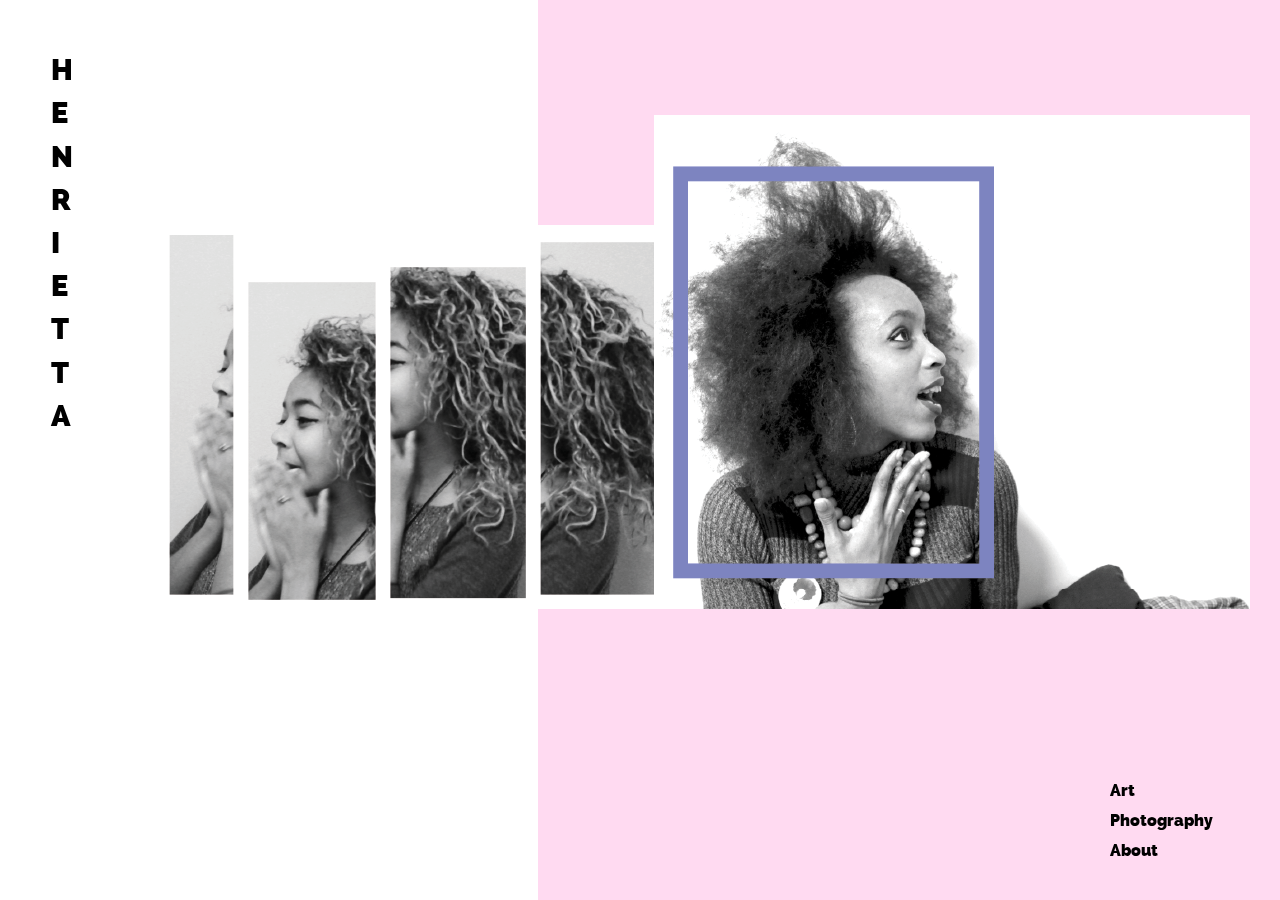
<file: index.html>
<!DOCTYPE html>
<html class = "page-home">
	<head>
		<meta charset="utf-8"> 
        <title>Henrietta</title>
        <link rel="stylesheet" type="text/css" href="styles/styles.css">
        <meta name="viewport" content="initial-scale=1">
    </head>
    <body class="daBody">
        <div id ="container">
          <div class="background"></div>
        	   <main>
              <div class="front-images">
                 <figure class="fp-images">
                      <a href="photography/"><img class="fp-image one" alt="This is a picture from my portfolio." src="images/hairagain1t.png"/></a>
                      <a href="photography/"><img class="fp-image two" alt="This is a picture from my portfolio." src="images/hairagain4t.png"/></a>
                </figure>
              </div>
            </main>
               <nav class="top-nav">
                  <h1 class="name"><a href="./">H e n r i e t t a</a></h1>
              </nav>
              <nav class="b-nav">
                 <ul class="b-nav-list">
                      <li><a class ="b-nav-item" href="art/">Art</a></li>
                      <li><a class ="b-nav-item" href="photography/">Photography</a></li>
                      <li><a class ="b-nav-item" href="about/">About</a></li>
                 </ul>
              </nav>
        </div>
    </body>
         <script src="scripts/main.js"></script>

 </html>
</file>
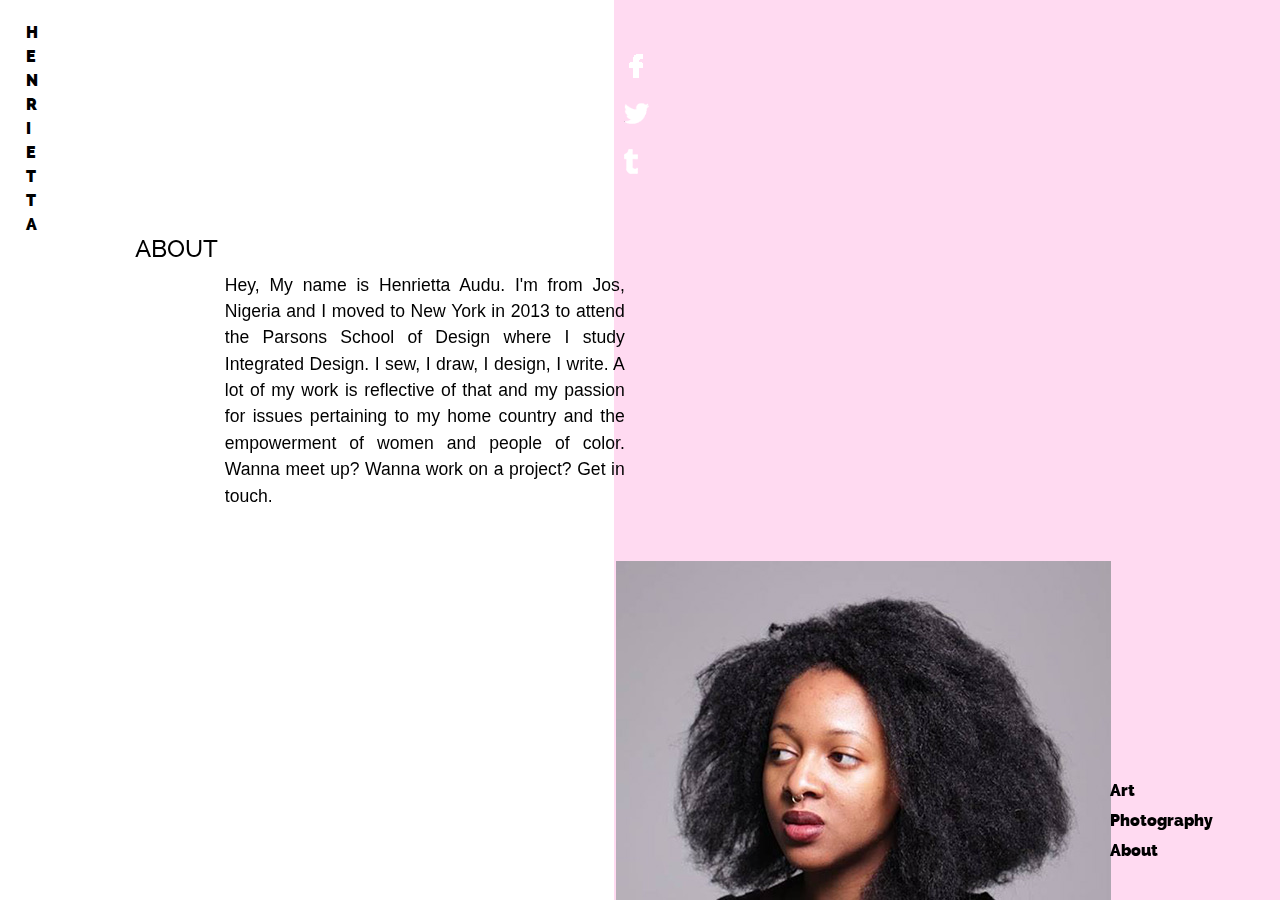
<file: about/index.html>
<!DOCTYPE html>
<html class = "page-about">
    <head>
        <meta charset="utf-8"> 
        <title>Henrietta</title>
        <link rel="stylesheet" type="text/css" href="../styles/styles.css">
        <meta name="viewport" content="initial-scale=1">
    </head>
    <body class="daBody">
        <div id="container ap">
            <div class="background ap"></div>
           <main>
                <section class="my-info">
                    <article class="about">
                        <h2 class="aboutt">About</h2>
                        <p class="about-par">
                           Hey, My name is Henrietta Audu. I'm from Jos, Nigeria and I moved to New York in 2013 to attend the Parsons School of Design where I study Integrated Design. I sew, I draw, I design, I write. A lot of my work is reflective of that and my passion for issues pertaining to my home country and the empowerment of women and people of color. Wanna meet up? Wanna work on a project? Get in touch.
                        </p>
                    </article>
                        <article class="contact">
                        <nav class="social-nav info">
                            <ul class="soc-nav">
                                <li><a href="https://www.facebook.com/henrietta.audu" target="blank" title="Facebook"> <img class="soc-icon"  width="24" height="24" src="../images/facebook55.png"/></a></li>
                                <li><a href="https://twitter.com/henriettaudu" target="blank" title="Linkedin"> <img class="soc-icon" width="25" height="25" src="../images/twitter13.png" /></a></li>
                                <li><a href="http://www.henriettaudu.tumblr.com/" target="blank" title="Twitter"> <img class="soc-icon" width="14" height="25" src="../images/logotype1.png"/></a></li>
                            </ul>
                        </nav>
                    </article>
                </section>
           </main>
             <nav class="top-nav">
                  <h1 class="name op"><a href="../">H e n r i e t t a</a></h1>
              </nav>
            <figure>
                <img class="my-photo" src ="../images/fp.jpg"/>
            </figure>
             <nav class="b-nav otherp">
                 <ul class="b-nav-list otherp">
                      <li><a class ="b-nav-item" href="../art/">Art</a></li>
                      <li><a class ="b-nav-item" href="../photography/">Photography</a></li>
                      <li><a class ="b-nav-item" href="./">About</a></li>
                 </ul>
            </nav>
        </div>
    </body>
        <script src="http://ajax.googleapis.com/ajax/libs/jquery/1.11.2/jquery.min.js"></script>
        <script src="../scripts/about.js"></script>
 </html>
</file>
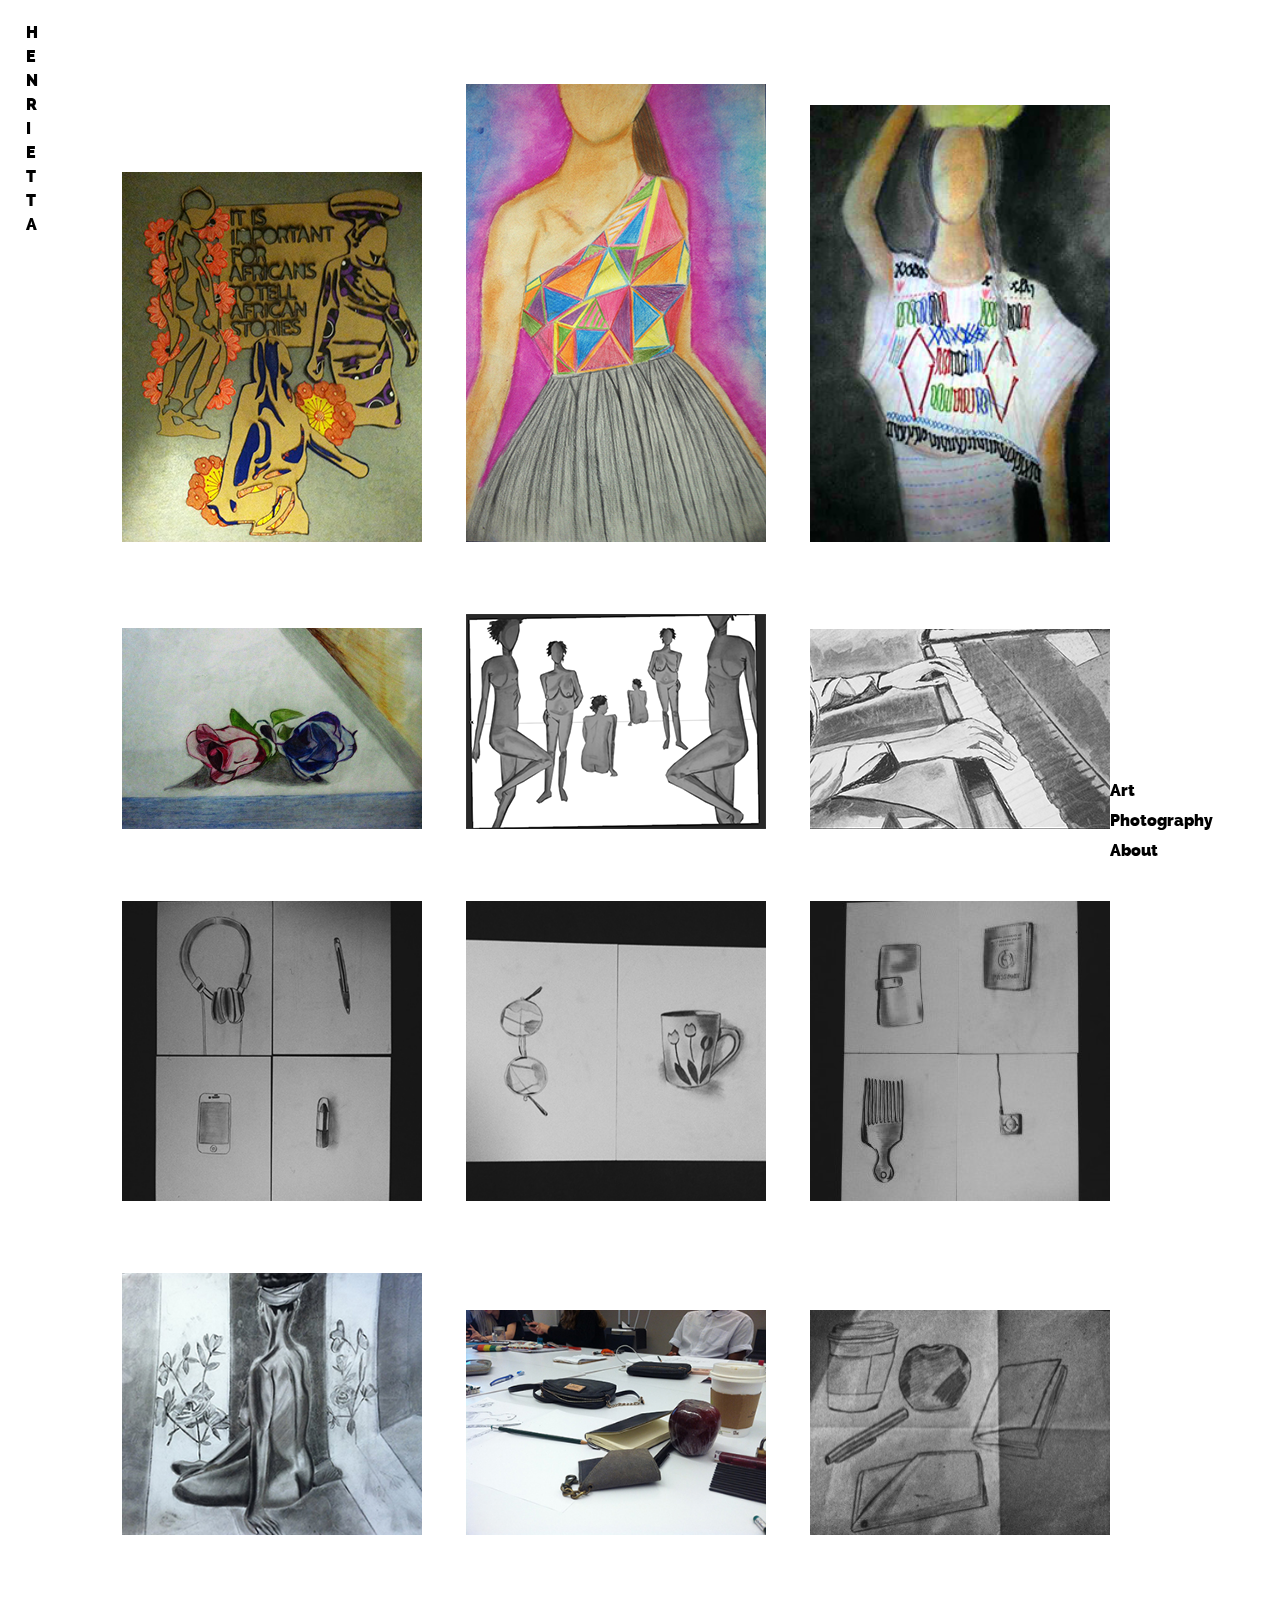
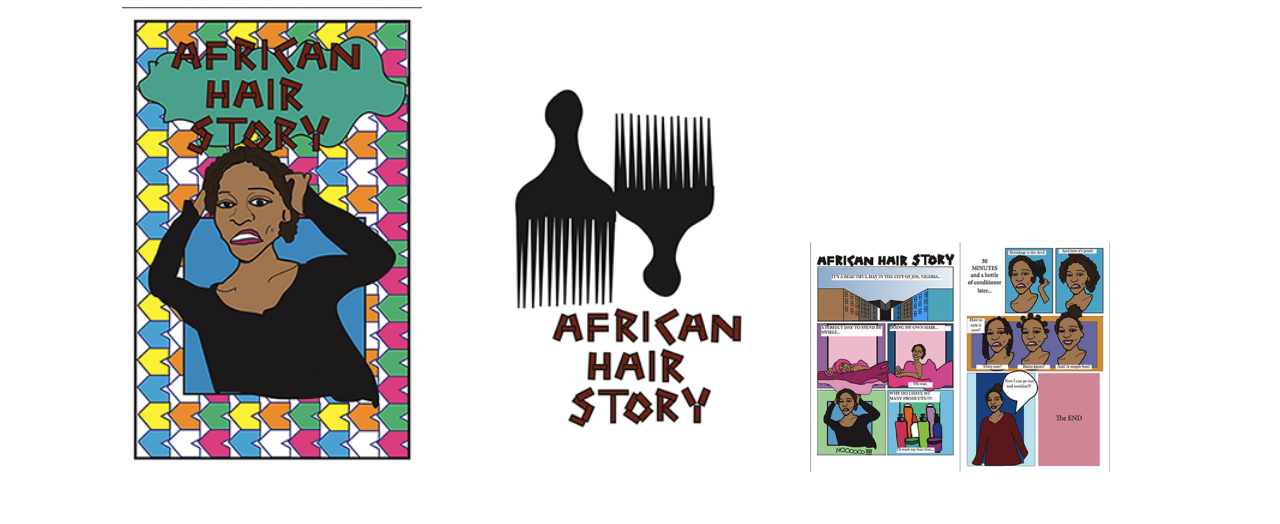
<file: art/index.html>
<!DOCTYPE html>
<html class = "page-home">
    <head>
        <meta charset="utf-8"> 
        <title>Henrietta</title>
        <link rel="stylesheet" type="text/css" href="../styles/styles.css">
        <meta name="viewport" content="initial-scale=1">
    </head>
    <body class="daBody galleryp">
        <div id = "container">
           <nav class="b-nav galleryp">
                 <ul class="b-nav-list galleryp">
                      <li><a class ="b-nav-item galleryp" href="./">Art</a></li>
                      <li><a class ="b-nav-item galleryp" href="../photography/">Photography</a></li>
                      <li><a class ="b-nav-item galleryp" href="../about/">About</a></li>
                 </ul>
            </nav>
           <main>
            <div id="gallery">
                <section class="row">
                  <img class="gallery-image"  src="../images/africans.jpg"/>
                  <img class="gallery-image" src="../images/art3.jpg"/>
                  <img class="gallery-image" id="image3" src="../images/art4.jpg"/>
                <section class="row">
                   <img class="gallery-image"  src="../images/art5.jpg"/>
                    <img class="gallery-image" src="../images/art1.png"/>
                    <img class="gallery-image" src="../images/art2.png"/>
                </section>
                  <section class="row">
                   <img class="gallery-image"  src="../images/meaning1.jpg"/>
                   <img class="gallery-image"  src="../images/meaning2.jpg"/>
                   <img class="gallery-image"  src="../images/meaning3.jpg"/>
                </section>
                 <section class="row">
                    <img class="gallery-image"  src="../images/charcoal.jpg"/>
                   <img class="gallery-image"  src="../images/inyourbag.jpg"/>
                    <img class="gallery-image"  src="../images/inyourbag2.jpg"/>
                </section>
                <section class="row">
                    <img class="gallery-image"  src="../images/hair.png"/>
                    <img class="gallery-image" src="../images/hair3.png"/>
                    <img class="gallery-image" src="../images/hair2.png"/>
                </section>
            </div>
         </main>
         <header>
            <nav class="top-nav">
                  <h1 class="name op"><a href="../">H e n r i e t t a</a></h1>
            </nav>
          </header>
        </div>
    </body>
    <script src="../scripts/gallery.js"></script>
 </html>
</file>
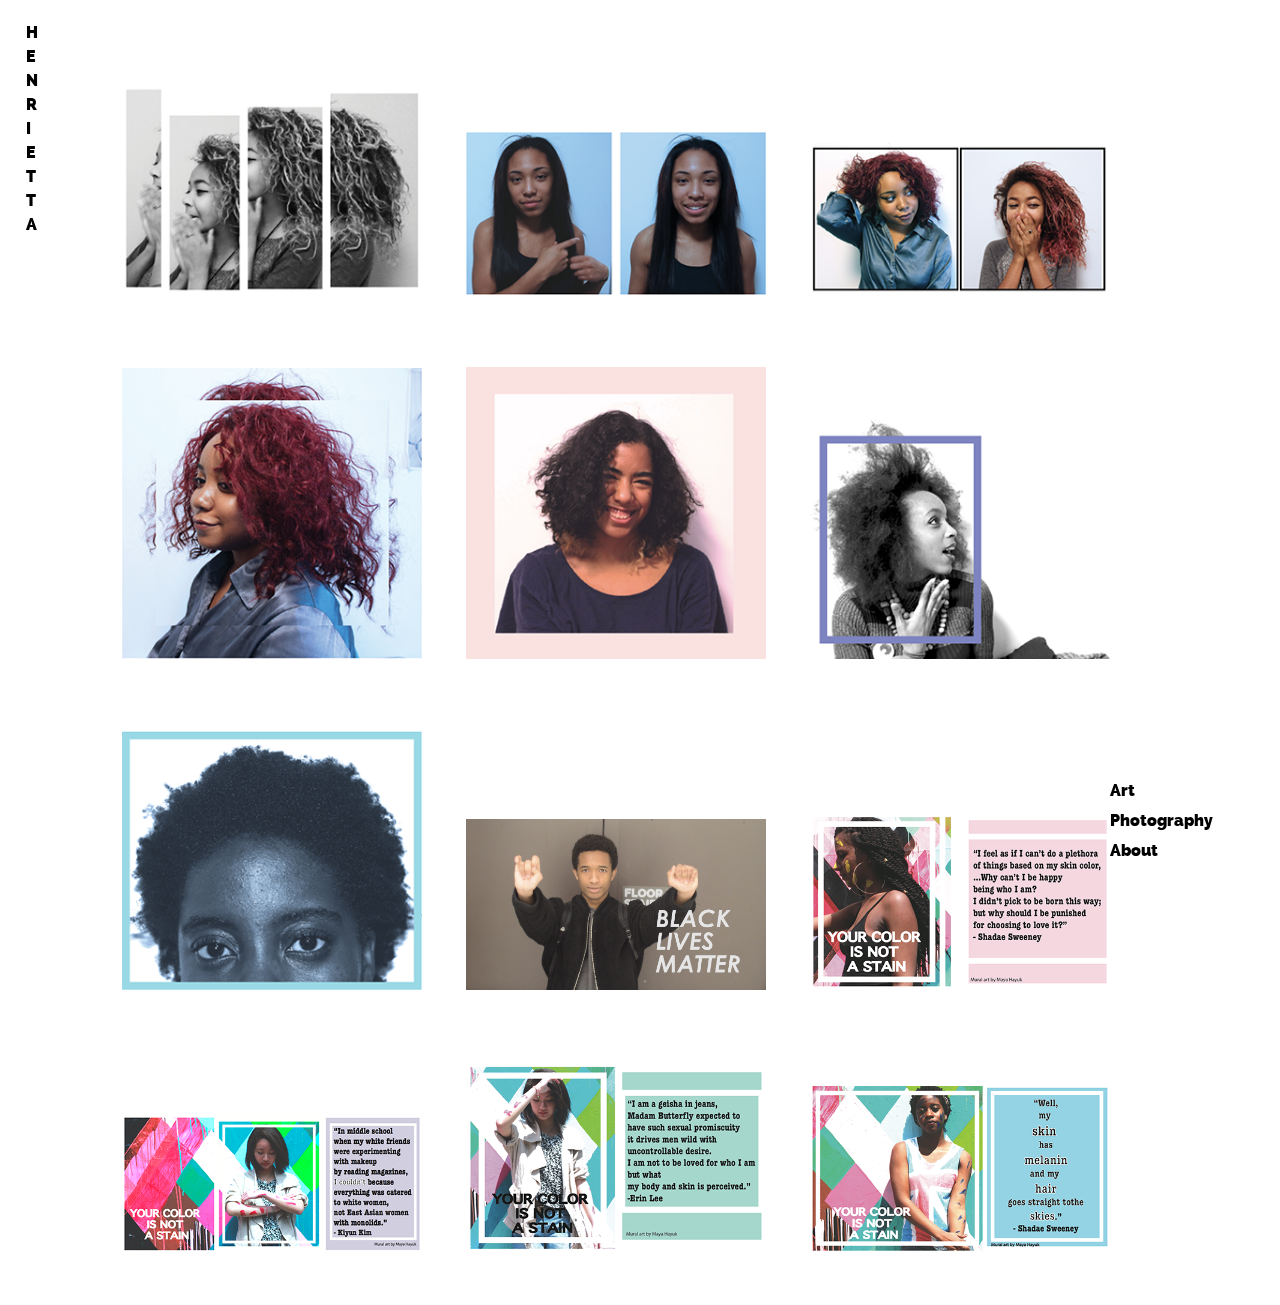
<file: photography/index.html>
<!DOCTYPE html>
<html class = "page-home">
    <head>
        <meta charset="utf-8"> 
        <title>Henrietta</title>
        <link rel="stylesheet" type="text/css" href="../styles/styles.css">
        <meta name="viewport" content="initial-scale=1">
    </head>
    <body class="daBody galleryp">
        <div id = "container">
            <nav class="b-nav galleryp">
                 <ul class="b-nav-list galleryp">
                      <li><a class ="b-nav-item galleryp" href="../art/">Art</a></li>
                      <li><a class ="b-nav-item galleryp" href="/">Photography</a></li>
                      <li><a class ="b-nav-item galleryp" href="../about/">About</a></li>
                 </ul>
            </nav>
           <main>
            <div id="gallery">
                    <section class="row">
                       <img class="gallery-image" src="../images/hairagain1.png"/>
                       <img class="gallery-image" src="../images/hairagain3.png"/>
                       <img class="gallery-image" src="../images/hairagain7.png"/>
                    </section>
                    <section class="row">
                        <img class="gallery-image" src="../images/hairagain6.png"/>
                        <img class="gallery-image" src="../images/hairagain5.png"/>
                        <img class="gallery-image" src="../images/hairagain4.png"/>
                    </section>
                    <section class="row">
                        <img class="gallery-image" src="../images/hairagain2.png"/>
                        <img class="gallery-image" src="../images/blacklives.png"/>
                        <img class="gallery-image" src="../images/color1.png"/>
                    </section>
                    <section class="row">
                        <img class="gallery-image" src="../images/color2.png"/>
                        <img class="gallery-image" src="../images/color4.png"/>
                        <img class="gallery-image" src="../images/color3.png"/>
                    </section>
            </div>
         </main>
            <nav class="top-nav">
                  <h1 class="name op"><a href="../">H e n r i e t t a</a></h1>
              </nav>
        </div>
        <script src="../scripts/gallery.js"></script>
    </body>
</file>
<file: styles/styles.css>
@font-face {
    font-family: 'ralewaymedium';
    src: url('../fonts/raleway-medium-webfont.eot');
    src: url('../fonts/raleway-medium-webfont.eot?#iefix') format('embedded-opentype'),
         url('../fonts/raleway-medium-webfont.woff2') format('woff2'),
         url('../fonts/raleway-medium-webfont.woff') format('woff'),
         url('../fonts/raleway-medium-webfont.ttf') format('truetype'),
         url('../fonts/raleway-medium-webfont.svg#ralewaymedium') format('svg');
    font-weight: normal;
    font-style: normal;

}




@font-face {
    font-family: 'ralewaylight';
    src: url('../fonts/raleway-light-webfont.eot');
    src: url('../fonts/raleway-light-webfont.eot?#iefix') format('embedded-opentype'),
         url('../fonts/raleway-light-webfont.woff2') format('woff2'),
         url('../fonts/raleway-light-webfont.woff') format('woff'),
         url('../fonts/raleway-light-webfont.ttf') format('truetype'),
         url('../fonts/raleway-light-webfont.svg#ralewaylight') format('svg');
    font-weight: normal;
    font-style: normal;

}




@font-face {
    font-family: 'ralewayheavy';
    src: url('../fonts/raleway-heavy-webfont.eot');
    src: url('../fonts/raleway-heavy-webfont.eot?#iefix') format('embedded-opentype'),
         url('../fonts/raleway-heavy-webfont.woff2') format('woff2'),
         url('../fonts/raleway-heavy-webfont.woff') format('woff'),
         url('../fonts/raleway-heavy-webfont.ttf') format('truetype'),
         url('../fonts/raleway-heavy-webfont.svg#ralewayheavy') format('svg');
    font-weight: normal;
    font-style: normal;

}

* {
    font-weight: normal;
    line-height: 1.5;
}
h1 {
	text-transform: uppercase;
    width: 1em;
    font-size: 180%;
    letter-spacing: 40px;

}
h2 {
    text-transform: uppercase;
    font-family: "Raleway-Medium", "ralewaymedium", "Century Gothic", "Lucida Sans Unicode", "Lucida Grande", sans-serif;

}
body {
    padding: 0;
	margin: 0;
    color: black;
    font-family: "ralewayheavy", "Century Gothic", "Lucida Sans Unicode", "Lucida Grande", sans-serif;
    bottom: 0;
    font-weight:  bold;
}
p {
	font-family: "raleway-light", "Century Gothic", "Lucida Sans Unicode", "Lucida Grande", sans-serif; 
}
a {
	text-decoration: none;
	color: black;
}
li {
    list-style: none;
}
button {
    font-family: "Raleway-Medium", "Century Gothic", "Lucida Sans Unicode", "Lucida Grande", sans-serif; 
    font-size: 18px;
    padding: 10px;
    outline: none;
    box-shadow: none;
    border: 6px solid rgb(255, 218, 241);
    background-color: transparent;
    width: 150px;
    position: relative;
    margin-top: 560px;
    margin-left: 27%;
    transition: border 2s ease;
}
button:hover {
        background-color: rgba(255, 218, 241, 0.3);
}
 /** all pages two colors **/
.daBody {
    transition: background-color 4s ease;
    background-color: rgb(255, 218, 241);
}
.daBody.galleryp {
    background-color: rgb(255, 255, 255);
}
.background {
    transition: background-color 4s ease;
    background-color: white;
    position: fixed;
    top: 0px;
    left: 0px;
    width: 42%;
    height: 100%; 
    z-index: -1;
}
.background.ap {
    width: 48%;
}
/** First page **/
	/** navigation **/
.name {
    left: 4%;
    top: 30px;
	position: fixed;
}
.name.op {
    font-size: 100%;
    left: 2%;
    top:10px;
}

.b-nav, .b-nav-list{
	position: fixed;
    right: 5%;
    bottom: 2%;

}
.b-nav li {
    font-size: 16px;
    padding: 3px;
    z-index: 2;
}
.b-nav-item:hover {
    border-bottom: 6px solid white;
}
.b-nav-item.galleryp:hover {
    border-bottom: 6px solid rgb(255, 218, 241);
}

          
 /** image front page **/
 .front-images {
    width: 100%;
    margin-left: 14%;
    margin-right: 10%;
 }
 .front-images figure {
    margin-top: 9%;
    display: inline-block;
 }
 .fp-image.one {
    margin-left: -5%;
    transition: opacity 3s ease;
 }
.fp-image.two {
    margin-left: -5%;
    transition: opacity 3s ease;
}
.fp-image:hover {
    opacity: 0.5;
}
  /** about page **/
/**second page bottom nav **/
 /** second page image**/
.my-photo {
    display: block;
    bottom: 0;
    position: absolute;
    margin-left: 45%;
}

/** social nav **/
.soc-nav {
    position: absolute;
    top: 30px;
    left: 45%;
    
}
.soc-icon {
    padding: 8px;
    transition: all 2s ease-in-out;
    -webkit-transition: all 2s ease-in-out; 
    -moz-transition: all 2s ease-in-out; 
    -o-transition: all 2s ease-in-out; 
    transition: transform 0.8s ease-in-out;
    -webkit-transition: transform 0.8s ease-in-out; 
    -moz-transition: transform 0.8s ease-in-out; 
    -o-transition: transform 0.8s ease-in-out; 
}
.soc-icon:hover {
    opacity: 0.6;
    transform: translate(15px, 0);
    -webkit-transform: translate(15px,0);
    -o-transform: translate(15px,0); 
    -moz-transform: translate(15px,0); 
}
/** second page info section **/
.about-par {
    max-width: 400px;
    text-align: justify;
    margin-left: 16%;
    font-size: 110%;
    position: absolute;
    margin-top: 18.4%;
    z-index: 100;
    padding: 20px;
}
.aboutt {
    margin-top: 15.2%;
    margin-left: 9%;
    position: absolute;
    padding: 20px;

}
/** gallery pages **/
#gallery { 
    max-width: 100%;
    height: 100%;
    margin-top: 5%;
    margin-left: 8%;
}

#gallery img {
    position: relative;
    margin-left: auto;
    margin-right: auto;
    width: 300px;
    padding: 20px;
    padding-bottom: 45px;
    display: inline;
}

.gallery-image {
    transition: opacity 0.4s ease-in-out;
}
.gallery-image-opacity {
    opacity: 0.4;
    transition: opacity 0.4s ease-in-out;
}

@media only screen and (max-width : 580px) {
    .name {
        font-size: 140%;
    }
    .my-photo {
        display: none;
    }
    .soc-nav {
        top: 8%;
    }
    .soc-nav li {
        top: 30%;
        padding-bottom: 20px;
        display: inline;
    }
    .soc-icon:hover {
        transform: translate(0, 0);
        -webkit-transform: translate(0,0);
        -o-transform: translate(0,0); 
        -moz-transform: translate(0,0); 
    }

    .about-par {
        padding: 20px;
        max-width: 60%;
        font-size: 100%;
        margin-top: 30%;
    }
    .aboutt {
        margin-top: 18%;
        margin-left: 16%;
    }

    .b-nav, .b-nav-list {
        left: 10px;
    }
    .gallery .row {
        white-space: normal;
    }
    .gallery img {
        padding: 5px;
        max-width: 80%;
    }
    .gallery-image {
        opacity: 1;
    }
}

/*@media only screen and (max-width: 768px) {
    .soc-nav li {
        display: inline;
    }
    .about-par {
        max-width: 70%;
    }
    .aboutt {
        margin-top: 12%;
    }
    .gallery img {
        width: 30%;
        padding: 5px;
    }
    .gallery-image {
        opacity: 1;
    }
    
} */
</file>
